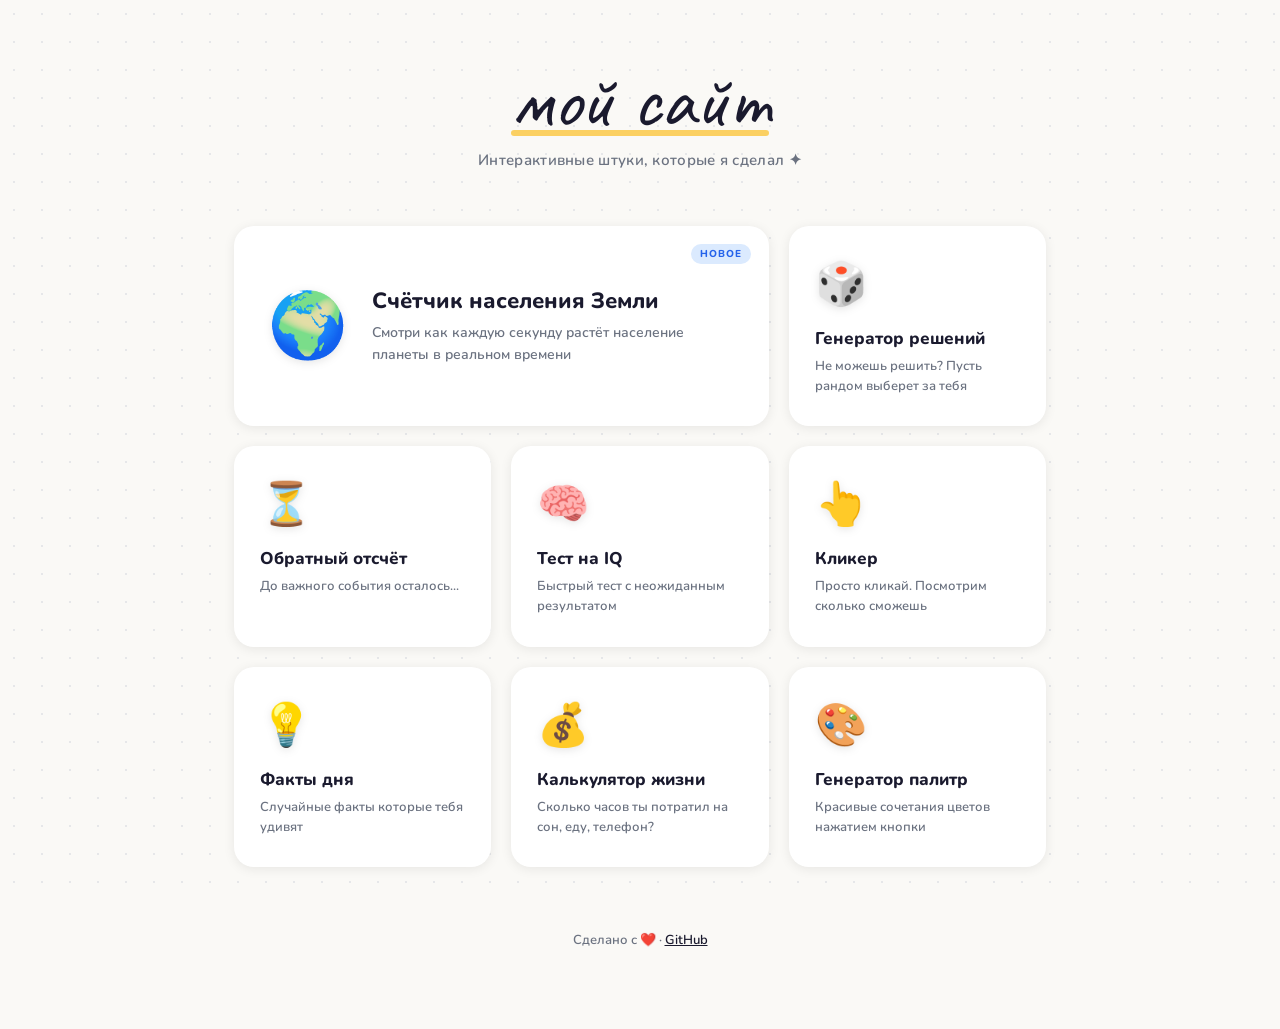
<file: index.html>
<!DOCTYPE html>
<html lang="ru">
<head>
<meta charset="UTF-8">
<meta name="viewport" content="width=device-width, initial-scale=1.0">
<title>Мой сайт</title>
<style>
  @import url('https://fonts.googleapis.com/css2?family=Caveat:wght@700&family=Nunito:wght@400;600;700;800&display=swap');

  * { margin: 0; padding: 0; box-sizing: border-box; }

  :root {
    --bg: #faf9f6;
    --ink: #1a1a2e;
    --muted: #6b7280;
    --card-bg: #ffffff;
    --shadow: rgba(0,0,0,0.08);
  }

  body {
    background: var(--bg);
    font-family: 'Nunito', sans-serif;
    color: var(--ink);
    min-height: 100vh;
  }

  /* Dotted background */
  body::before {
    content: '';
    position: fixed; inset: 0;
    background-image: radial-gradient(circle, #d1d5db 1px, transparent 1px);
    background-size: 28px 28px;
    opacity: 0.5;
    pointer-events: none; z-index: 0;
  }

  .wrap { position: relative; z-index: 1; max-width: 860px; margin: 0 auto; padding: 60px 24px 80px; }

  /* Header */
  header { text-align: center; margin-bottom: 56px; }

  .site-title {
    font-family: 'Caveat', cursive;
    font-size: clamp(48px, 8vw, 80px);
    color: var(--ink);
    line-height: 1;
    margin-bottom: 10px;
    position: relative; display: inline-block;
  }

  .site-title::after {
    content: '';
    position: absolute; bottom: 4px; left: 0; right: 0; height: 6px;
    background: #fbbf24; border-radius: 3px; opacity: 0.7;
    z-index: -1;
  }

  .site-sub {
    font-size: 15px; color: var(--muted); font-weight: 600;
    letter-spacing: 0.3px;
  }

  /* Grid */
  .grid {
    display: grid;
    grid-template-columns: repeat(auto-fill, minmax(240px, 1fr));
    gap: 20px;
  }

  /* Card */
  .card {
    background: var(--card-bg);
    border-radius: 20px;
    padding: 28px 24px;
    text-decoration: none; color: inherit;
    border: 2px solid transparent;
    box-shadow: 0 2px 12px var(--shadow), 0 0 0 0 transparent;
    transition: transform 0.2s cubic-bezier(.34,1.56,.64,1),
                box-shadow 0.2s ease,
                border-color 0.2s ease;
    cursor: pointer;
    position: relative; overflow: hidden;
    display: block;
  }

  .card::before {
    content: '';
    position: absolute; inset: 0;
    background: var(--card-accent, #f3f4f6);
    opacity: 0;
    transition: opacity 0.2s;
  }

  .card:hover {
    transform: translateY(-6px) scale(1.02);
    box-shadow: 0 12px 32px rgba(0,0,0,0.12);
    border-color: var(--card-color, #e5e7eb);
  }
  .card:hover::before { opacity: 0.08; }

  .card-emoji {
    font-size: 42px;
    margin-bottom: 14px;
    display: block;
    filter: drop-shadow(0 2px 4px rgba(0,0,0,0.1));
  }

  .card-title {
    font-size: 17px;
    font-weight: 800;
    margin-bottom: 6px;
    color: var(--ink);
    position: relative;
  }

  .card-desc {
    font-size: 13px;
    color: var(--muted);
    line-height: 1.55;
    font-weight: 600;
    position: relative;
  }

  .card-tag {
    position: absolute; top: 16px; right: 16px;
    font-size: 10px; font-weight: 800; letter-spacing: 1px; text-transform: uppercase;
    padding: 3px 9px; border-radius: 100px;
    background: var(--card-color, #e5e7eb);
    color: var(--card-color-dark, #6b7280);
  }

  /* Color variants */
  .c-blue   { --card-color: #dbeafe; --card-color-dark: #2563eb; --card-accent: #3b82f6; }
  .c-green  { --card-color: #d1fae5; --card-color-dark: #059669; --card-accent: #10b981; }
  .c-yellow { --card-color: #fef3c7; --card-color-dark: #d97706; --card-accent: #f59e0b; }
  .c-pink   { --card-color: #fce7f3; --card-color-dark: #db2777; --card-accent: #ec4899; }
  .c-purple { --card-color: #ede9fe; --card-color-dark: #7c3aed; --card-accent: #8b5cf6; }
  .c-orange { --card-color: #ffedd5; --card-color-dark: #ea580c; --card-accent: #f97316; }
  .c-red    { --card-color: #fee2e2; --card-color-dark: #dc2626; --card-accent: #ef4444; }
  .c-teal   { --card-color: #ccfbf1; --card-color-dark: #0d9488; --card-accent: #14b8a6; }

  /* Big card */
  .card.big {
    grid-column: span 2;
    padding: 36px 32px;
    display: flex; align-items: center; gap: 24px;
  }
  .card.big .card-emoji { font-size: 64px; margin-bottom: 0; flex-shrink: 0; }
  .card.big .card-title { font-size: 22px; }
  .card.big .card-desc { font-size: 14px; }
  @media (max-width: 560px) {
    .card.big { grid-column: span 1; flex-direction: column; }
  }

  /* Footer */
  footer {
    text-align: center; margin-top: 64px;
    font-size: 13px; color: var(--muted); font-weight: 600;
  }
  footer a { color: var(--ink); }

  /* Animate in */
  .card {
    animation: fadeUp 0.5s ease backwards;
  }
  @keyframes fadeUp {
    from { opacity: 0; transform: translateY(20px); }
    to   { opacity: 1; transform: translateY(0); }
  }
  .card:nth-child(1)  { animation-delay: 0.05s; }
  .card:nth-child(2)  { animation-delay: 0.10s; }
  .card:nth-child(3)  { animation-delay: 0.15s; }
  .card:nth-child(4)  { animation-delay: 0.20s; }
  .card:nth-child(5)  { animation-delay: 0.25s; }
  .card:nth-child(6)  { animation-delay: 0.30s; }
  .card:nth-child(7)  { animation-delay: 0.35s; }
  .card:nth-child(8)  { animation-delay: 0.40s; }
</style>
</head>
<body>
<div class="wrap">

  <header>
    <div class="site-title">мой сайт</div>
    <p class="site-sub">Интерактивные штуки, которые я сделал&nbsp;✦</p>
  </header>

  <div class="grid">

    <!-- Пример большой карточки — замени содержимое -->
    <a href="projects/counter.html" class="card big c-blue">
      <span class="card-emoji">🌍</span>
      <div>
        <div class="card-title">Счётчик населения Земли</div>
        <div class="card-desc">Смотри как каждую секунду растёт население планеты в реальном времени</div>
      </div>
      <div class="card-tag">Новое</div>
    </a>

    <!-- Маленькие карточки — замени на свои проекты -->
    <a href="projects/random.html" class="card c-yellow">
      <span class="card-emoji">🎲</span>
      <div class="card-title">Генератор решений</div>
      <div class="card-desc">Не можешь решить? Пусть рандом выберет за тебя</div>
    </a>

    <a href="projects/timer.html" class="card c-green">
      <span class="card-emoji">⏳</span>
      <div class="card-title">Обратный отсчёт</div>
      <div class="card-desc">До важного события осталось...</div>
    </a>

    <a href="projects/quiz.html" class="card c-purple">
      <span class="card-emoji">🧠</span>
      <div class="card-title">Тест на IQ</div>
      <div class="card-desc">Быстрый тест с неожиданным результатом</div>
    </a>

    <a href="projects/clicker.html" class="card c-orange">
      <span class="card-emoji">👆</span>
      <div class="card-title">Кликер</div>
      <div class="card-desc">Просто кликай. Посмотрим сколько сможешь</div>
    </a>

    <a href="projects/facts.html" class="card c-pink">
      <span class="card-emoji">💡</span>
      <div class="card-title">Факты дня</div>
      <div class="card-desc">Случайные факты которые тебя удивят</div>
    </a>

    <a href="projects/calculator.html" class="card c-teal">
      <span class="card-emoji">💰</span>
      <div class="card-title">Калькулятор жизни</div>
      <div class="card-desc">Сколько часов ты потратил на сон, еду, телефон?</div>
    </a>

    <a href="projects/palette.html" class="card c-red">
      <span class="card-emoji">🎨</span>
      <div class="card-title">Генератор палитр</div>
      <div class="card-desc">Красивые сочетания цветов нажатием кнопки</div>
    </a>

  </div>

  <footer>
    Сделано с ❤️ · <a href="https://github.com/ТВОЙ_НИКНЕЙМ" target="_blank">GitHub</a>
  </footer>

</div>
</body>
</html>
</file>
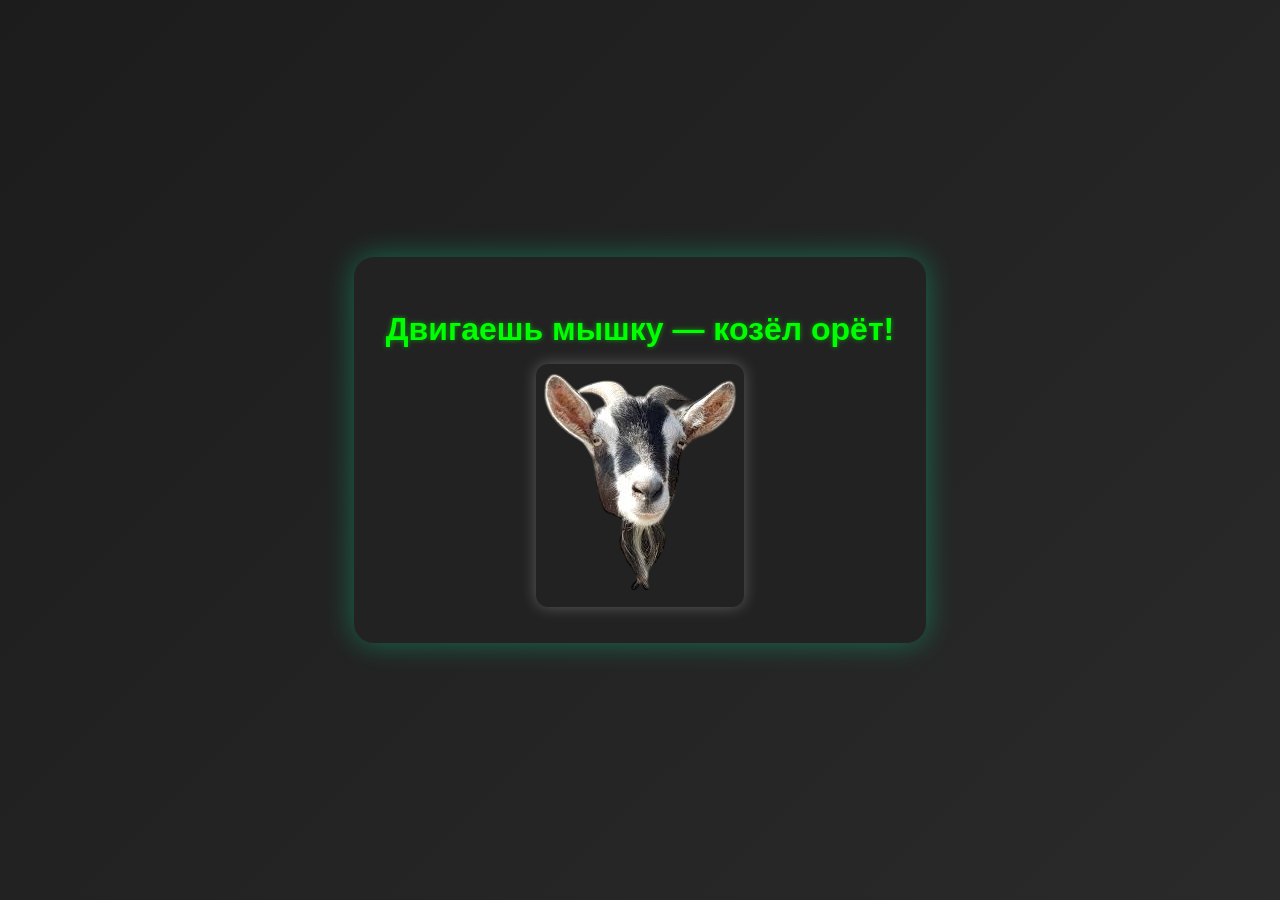
<file: kozel/index.html>
<!DOCTYPE html>
<html lang="ru">
<head>
  <meta charset="UTF-8">
  <title>Козёл прикол</title>
  <style>
    body {
      margin: 0;
      background: linear-gradient(135deg, #1c1c1c, #2a2a2a);
      display: flex;
      justify-content: center;
      align-items: center;
      height: 100vh;
      font-family: sans-serif;
      color: white;
    }
    .wrapper {
      text-align: center;
      background: #222;
      padding: 2rem;
      border-radius: 20px;
      box-shadow: 0 0 30px #00ffaa55;
    }
    #goat {
      max-width: 300px;
      transition: transform 0.05s;
      border-radius: 12px;
      box-shadow: 0 0 15px #fff4;
    }
    h1 {
      font-size: 2rem;
      margin-bottom: 1rem;
      color: #0f0;
      text-shadow: 0 0 5px #0f08;
    }
  </style>
</head>
<body>
  <div class="wrapper">
    <h1>Двигаешь мышку — козёл орёт!</h1>
    <img id="goat" src="goat1.png" alt="Козел">
    <audio id="scream" src="scream.mp3"></audio>
  </div>
  <script>
    const goat = document.getElementById("goat");
    const audio = document.getElementById("scream");
    let flip = false;
    let frame = 1;

    document.body.addEventListener("mousemove", () => {
      frame = frame === 1 ? 2 : 1;
      goat.src = "goat" + frame + ".png";
      flip = !flip;
      goat.style.transform = `scaleX(${flip ? 1 : -1}) rotate(${Math.random() * 6 - 3}deg) translateY(${Math.random() * 5 - 2}px)`;
      if (audio.paused) {
        audio.play();
      }
    });
  </script>
</body>
</html>
</file>
